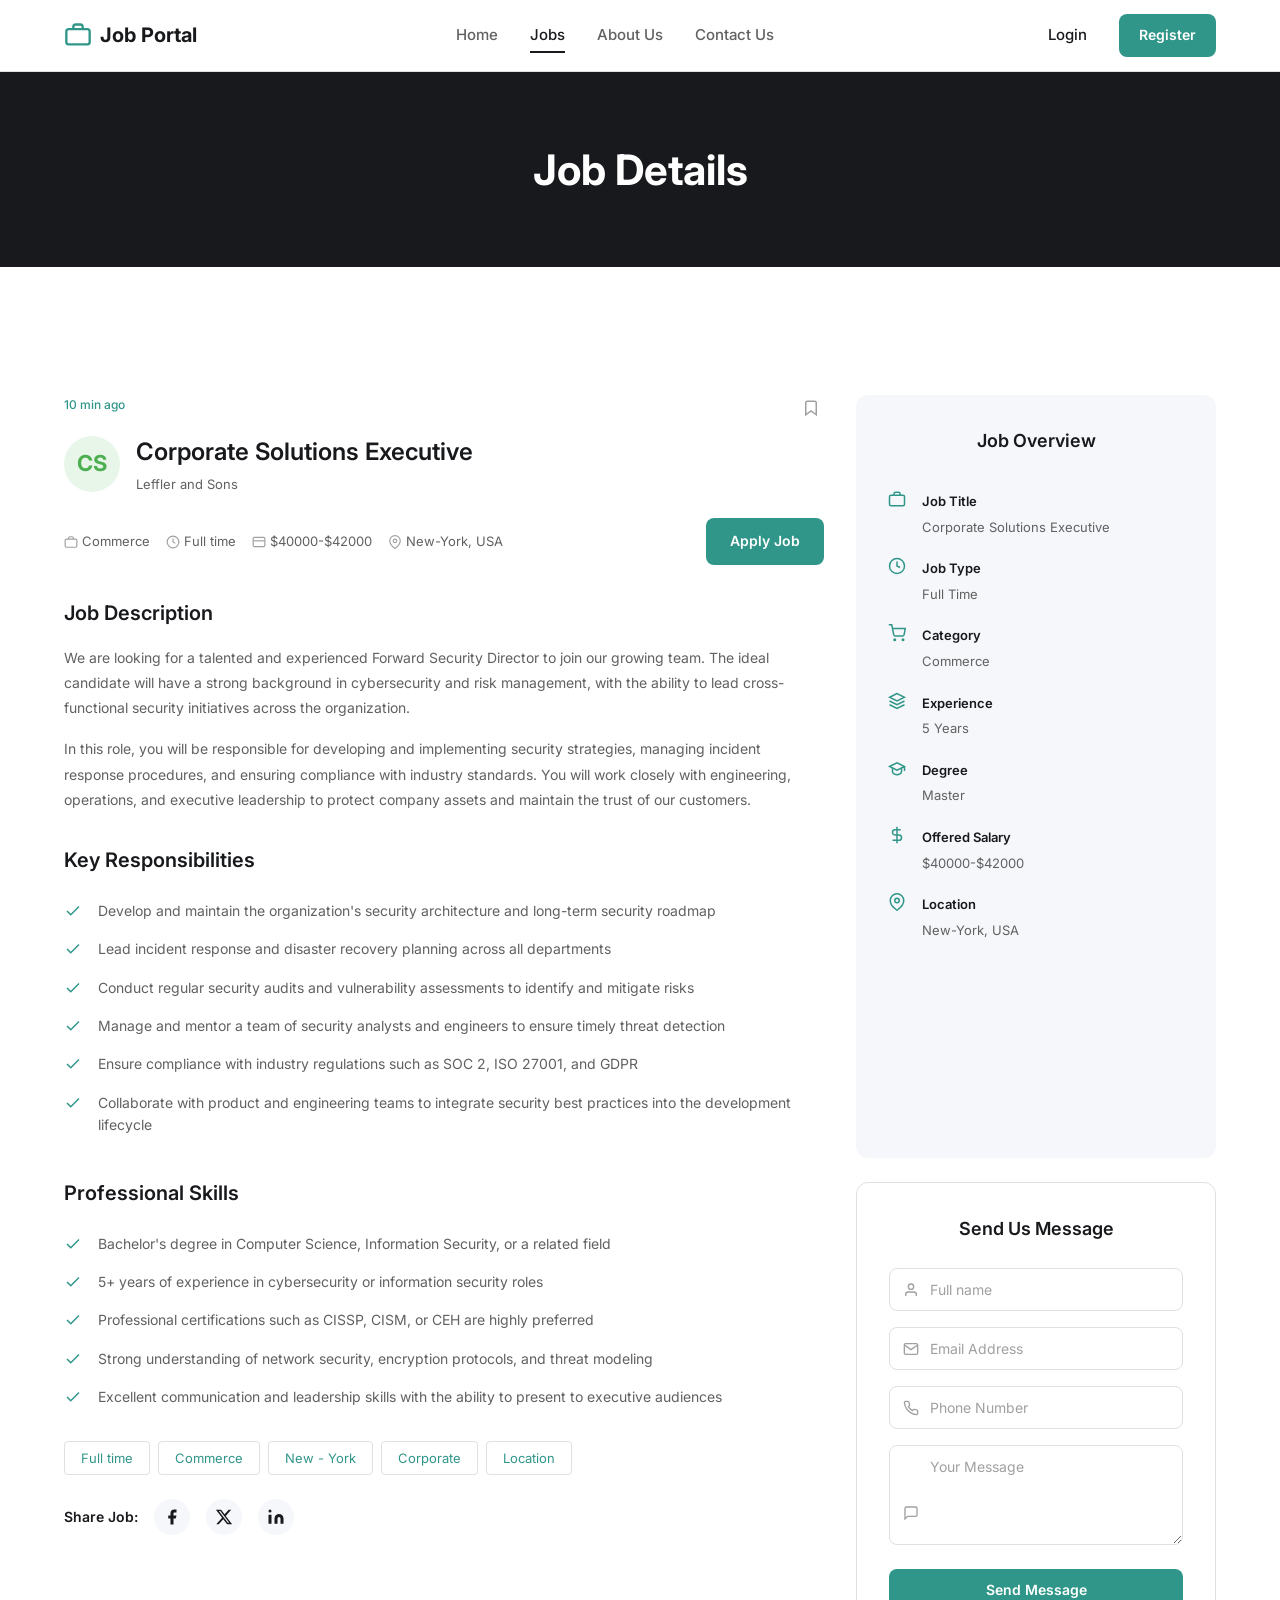
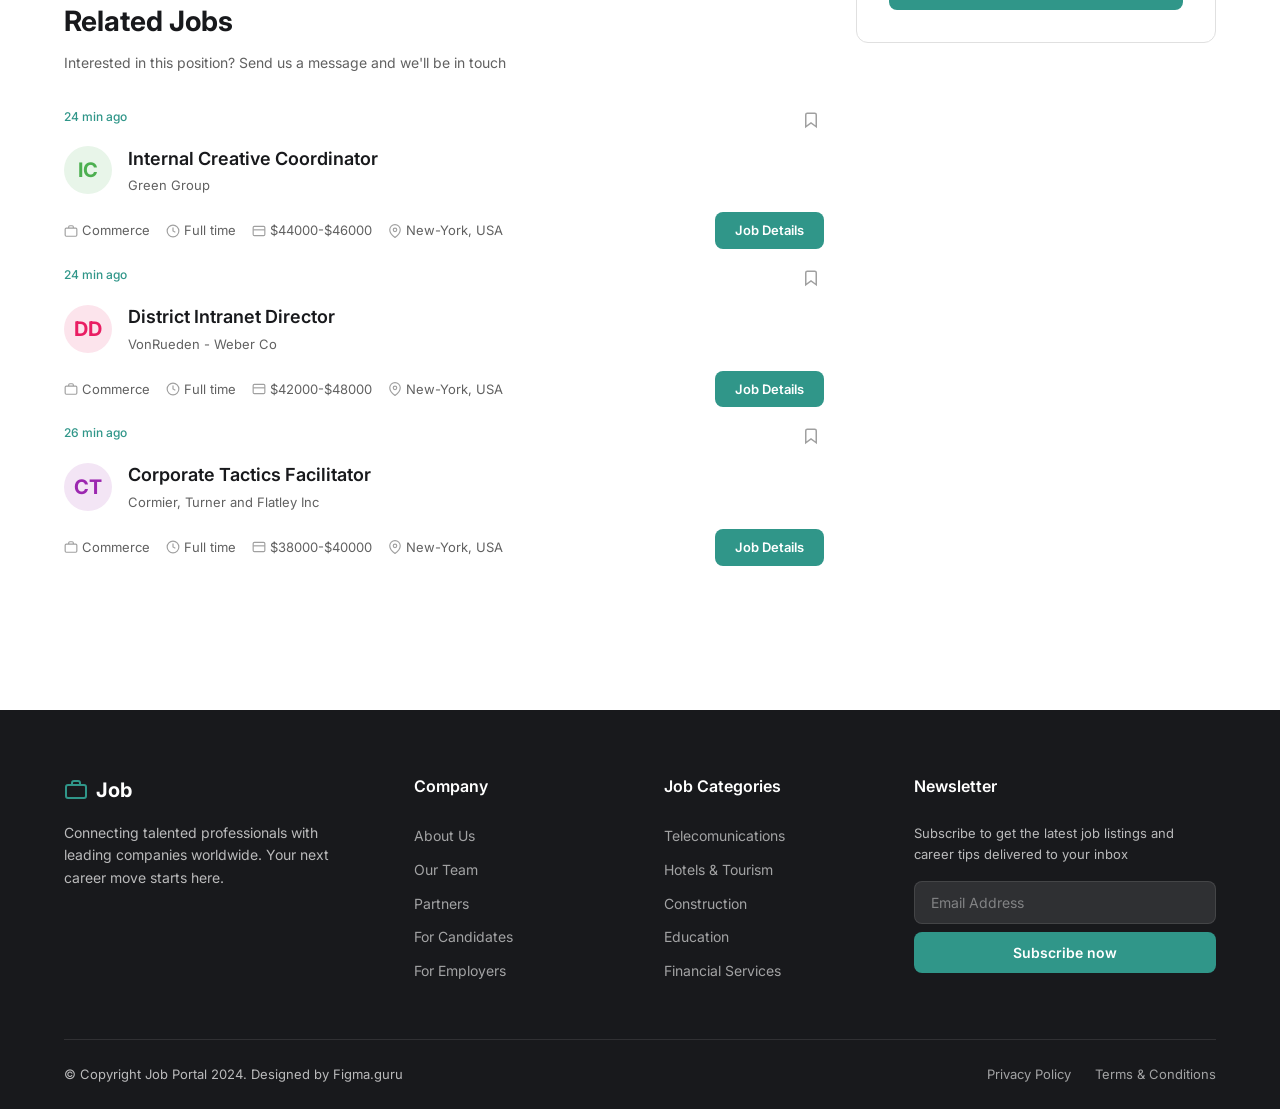
<file: View/Origins/job-details.html>
<!DOCTYPE html>
<html lang="en">
<head>
  <meta charset="UTF-8">
  <meta name="viewport" content="width=device-width, initial-scale=1.0">
  <meta name="description" content="View job details for Corporate Solutions Executive at Leffler and Sons. Full time position in Commerce. Apply now.">
  <title>Job Details — Corporate Solutions Executive — Job Portal</title>
  <link rel="stylesheet" href="style.css">
  <link rel="icon" href="data:image/svg+xml,<svg xmlns='http://www.w3.org/2000/svg' viewBox='0 0 24 24' fill='%23309689'><path d='M20 6h-4V4a2 2 0 00-2-2h-4a2 2 0 00-2 2v2H4a2 2 0 00-2 2v11a3 3 0 003 3h14a3 3 0 003-3V8a2 2 0 00-2-2zM10 4h4v2h-4V4z'/></svg>">
</head>
<body>

  <!-- ====== NAVBAR ====== -->
  <nav class="navbar" id="navbar">
    <div class="container">
      <a href="index.html" class="navbar-logo">
        <svg viewBox="0 0 24 24" fill="none" stroke="currentColor" stroke-width="2"><path d="M20 7H4a2 2 0 00-2 2v9a2 2 0 002 2h16a2 2 0 002-2V9a2 2 0 00-2-2z"/><path d="M16 7V5a2 2 0 00-2-2h-4a2 2 0 00-2 2v2"/></svg>
        Job Portal
      </a>
      <div class="navbar-nav">
        <a href="index.html">Home</a>
        <a href="jobs.html" class="active">Jobs</a>
        <a href="about.html">About Us</a>
        <a href="contact.html">Contact Us</a>
      </div>
      <div class="navbar-actions">
        <a href="login.html" class="btn-login">Login</a>
        <a href="register.html" class="btn-register">Register</a>
      </div>
      <button class="navbar-hamburger" id="hamburger" aria-label="Toggle navigation"><span></span><span></span><span></span></button>
    </div>
  </nav>
  <div class="mobile-menu" id="mobile-menu">
    <a href="index.html">Home</a><a href="jobs.html">Jobs</a><a href="about.html">About Us</a><a href="contact.html">Contact Us</a>
    <a href="login.html">Login</a><a href="register.html" class="btn btn-primary">Register</a>
  </div>

  <!-- ====== PAGE HERO ====== -->
  <section class="page-hero" id="page-hero">
    <h1>Job Details</h1>
  </section>

  <!-- ====== JOB DETAILS CONTENT ====== -->
  <section class="section" id="job-details-section">
    <div class="container">
      <div class="job-details-layout">
        <!-- ====== LEFT MAIN ====== -->
        <div class="job-details-main" id="job-details-main">
          <!-- Job Header -->
          <div class="job-card" style="border:none;padding:0;">
            <div class="job-card-header">
              <span class="job-card-time">10 min ago</span>
              <button class="job-card-bookmark" aria-label="Bookmark"><svg width="18" height="18" fill="none" stroke="currentColor" stroke-width="2" viewBox="0 0 24 24"><path d="M19 21l-7-5-7 5V5a2 2 0 012-2h10a2 2 0 012 2z"/></svg></button>
            </div>
            <div class="job-card-info" style="margin-bottom:var(--space-lg);">
              <div class="job-card-icon" style="background:#E8F5E9;color:#4CAF50;width:56px;height:56px;font-size:22px;">CS</div>
              <div>
                <h2 class="job-card-title" style="font-size:24px;">Corporate Solutions Executive</h2>
                <p class="job-card-company">Leffler and Sons</p>
              </div>
            </div>
            <div class="job-card-footer">
              <div class="job-card-tags">
                <span class="job-tag"><svg viewBox="0 0 24 24" fill="none" stroke="currentColor" stroke-width="2"><rect x="2" y="7" width="20" height="14" rx="2"/><path d="M16 7V5a2 2 0 00-2-2h-4a2 2 0 00-2 2v2"/></svg> Commerce</span>
                <span class="job-tag"><svg viewBox="0 0 24 24" fill="none" stroke="currentColor" stroke-width="2"><circle cx="12" cy="12" r="10"/><path d="M12 6v6l4 2"/></svg> Full time</span>
                <span class="job-tag"><svg viewBox="0 0 24 24" fill="none" stroke="currentColor" stroke-width="2"><rect x="2" y="4" width="20" height="16" rx="2"/><path d="M2 10h20"/></svg> $40000-$42000</span>
                <span class="job-tag"><svg viewBox="0 0 24 24" fill="none" stroke="currentColor" stroke-width="2"><path d="M21 10c0 7-9 13-9 13s-9-6-9-13a9 9 0 0118 0z"/><circle cx="12" cy="10" r="3"/></svg> New-York, USA</span>
              </div>
              <a href="#" class="btn btn-primary" id="apply-job-btn">Apply Job</a>
            </div>
          </div>

          <!-- Job Description -->
          <div class="job-description" id="job-description">
            <h3>Job Description</h3>
            <p>We are looking for a talented and experienced Forward Security Director to join our growing team. The ideal candidate will have a strong background in cybersecurity and risk management, with the ability to lead cross-functional security initiatives across the organization.</p>
            <p>In this role, you will be responsible for developing and implementing security strategies, managing incident response procedures, and ensuring compliance with industry standards. You will work closely with engineering, operations, and executive leadership to protect company assets and maintain the trust of our customers.</p>

            <h3>Key Responsibilities</h3>
            <ul class="checklist" id="responsibilities-list">
              <li><svg viewBox="0 0 24 24" fill="none" stroke="currentColor" stroke-width="2"><path d="M20 6L9 17l-5-5"/></svg> Develop and maintain the organization's security architecture and long-term security roadmap</li>
              <li><svg viewBox="0 0 24 24" fill="none" stroke="currentColor" stroke-width="2"><path d="M20 6L9 17l-5-5"/></svg> Lead incident response and disaster recovery planning across all departments</li>
              <li><svg viewBox="0 0 24 24" fill="none" stroke="currentColor" stroke-width="2"><path d="M20 6L9 17l-5-5"/></svg> Conduct regular security audits and vulnerability assessments to identify and mitigate risks</li>
              <li><svg viewBox="0 0 24 24" fill="none" stroke="currentColor" stroke-width="2"><path d="M20 6L9 17l-5-5"/></svg> Manage and mentor a team of security analysts and engineers to ensure timely threat detection</li>
              <li><svg viewBox="0 0 24 24" fill="none" stroke="currentColor" stroke-width="2"><path d="M20 6L9 17l-5-5"/></svg> Ensure compliance with industry regulations such as SOC 2, ISO 27001, and GDPR</li>
              <li><svg viewBox="0 0 24 24" fill="none" stroke="currentColor" stroke-width="2"><path d="M20 6L9 17l-5-5"/></svg> Collaborate with product and engineering teams to integrate security best practices into the development lifecycle</li>
            </ul>

            <h3>Professional Skills</h3>
            <ul class="checklist" id="skills-list">
              <li><svg viewBox="0 0 24 24" fill="none" stroke="currentColor" stroke-width="2"><path d="M20 6L9 17l-5-5"/></svg> Bachelor's degree in Computer Science, Information Security, or a related field</li>
              <li><svg viewBox="0 0 24 24" fill="none" stroke="currentColor" stroke-width="2"><path d="M20 6L9 17l-5-5"/></svg> 5+ years of experience in cybersecurity or information security roles</li>
              <li><svg viewBox="0 0 24 24" fill="none" stroke="currentColor" stroke-width="2"><path d="M20 6L9 17l-5-5"/></svg> Professional certifications such as CISSP, CISM, or CEH are highly preferred</li>
              <li><svg viewBox="0 0 24 24" fill="none" stroke="currentColor" stroke-width="2"><path d="M20 6L9 17l-5-5"/></svg> Strong understanding of network security, encryption protocols, and threat modeling</li>
              <li><svg viewBox="0 0 24 24" fill="none" stroke="currentColor" stroke-width="2"><path d="M20 6L9 17l-5-5"/></svg> Excellent communication and leadership skills with the ability to present to executive audiences</li>
            </ul>
          </div>

          <!-- Tags -->
          <div class="detail-tags" id="detail-tags">
            <span class="detail-tag">Full time</span>
            <span class="detail-tag">Commerce</span>
            <span class="detail-tag">New - York</span>
            <span class="detail-tag">Corporate</span>
            <span class="detail-tag">Location</span>
          </div>

          <!-- Share Job -->
          <div class="share-job" id="share-job">
            <span>Share Job:</span>
            <a href="#" aria-label="Share on Facebook"><svg width="18" height="18" viewBox="0 0 24 24" fill="currentColor"><path d="M18 2h-3a5 5 0 00-5 5v3H7v4h3v8h4v-8h3l1-4h-4V7a1 1 0 011-1h3z"/></svg></a>
            <a href="#" aria-label="Share on X"><svg width="18" height="18" viewBox="0 0 24 24" fill="currentColor"><path d="M18.244 2.25h3.308l-7.227 8.26 8.502 11.24H16.17l-5.214-6.817L4.99 21.75H1.68l7.73-8.835L1.254 2.25H8.08l4.713 6.231zm-1.161 17.52h1.833L7.084 4.126H5.117z"/></svg></a>
            <a href="#" aria-label="Share on LinkedIn"><svg width="18" height="18" viewBox="0 0 24 24" fill="currentColor"><path d="M16 8a6 6 0 016 6v7h-4v-7a2 2 0 00-2-2 2 2 0 00-2 2v7h-4v-7a6 6 0 016-6zM2 9h4v12H2zM4 6a2 2 0 100-4 2 2 0 000 4z"/></svg></a>
          </div>

          <!-- Related Jobs -->
          <div style="margin-top:var(--space-3xl);" id="related-jobs">
            <h2 style="font-size:28px;font-weight:700;margin-bottom:var(--space-sm);">Related Jobs</h2>
            <p style="color:var(--clr-text-gray);font-size:14px;margin-bottom:var(--space-xl);">Interested in this position? Send us a message and we'll be in touch</p>

            <div class="job-card" id="related-job-1">
              <div class="job-card-header">
                <span class="job-card-time">24 min ago</span>
                <button class="job-card-bookmark" aria-label="Bookmark"><svg width="18" height="18" fill="none" stroke="currentColor" stroke-width="2" viewBox="0 0 24 24"><path d="M19 21l-7-5-7 5V5a2 2 0 012-2h10a2 2 0 012 2z"/></svg></button>
              </div>
              <div class="job-card-info">
                <div class="job-card-icon" style="background:#E8F5E9;color:#4CAF50;">IC</div>
                <div>
                  <h3 class="job-card-title">Internal Creative Coordinator</h3>
                  <p class="job-card-company">Green Group</p>
                </div>
              </div>
              <div class="job-card-footer">
                <div class="job-card-tags">
                  <span class="job-tag"><svg viewBox="0 0 24 24" fill="none" stroke="currentColor" stroke-width="2"><rect x="2" y="7" width="20" height="14" rx="2"/><path d="M16 7V5a2 2 0 00-2-2h-4a2 2 0 00-2 2v2"/></svg> Commerce</span>
                  <span class="job-tag"><svg viewBox="0 0 24 24" fill="none" stroke="currentColor" stroke-width="2"><circle cx="12" cy="12" r="10"/><path d="M12 6v6l4 2"/></svg> Full time</span>
                  <span class="job-tag"><svg viewBox="0 0 24 24" fill="none" stroke="currentColor" stroke-width="2"><rect x="2" y="4" width="20" height="16" rx="2"/><path d="M2 10h20"/></svg> $44000-$46000</span>
                  <span class="job-tag"><svg viewBox="0 0 24 24" fill="none" stroke="currentColor" stroke-width="2"><path d="M21 10c0 7-9 13-9 13s-9-6-9-13a9 9 0 0118 0z"/><circle cx="12" cy="10" r="3"/></svg> New-York, USA</span>
                </div>
                <a href="job-details.html" class="btn-job-details">Job Details</a>
              </div>
            </div>

            <div class="job-card" id="related-job-2">
              <div class="job-card-header">
                <span class="job-card-time">24 min ago</span>
                <button class="job-card-bookmark" aria-label="Bookmark"><svg width="18" height="18" fill="none" stroke="currentColor" stroke-width="2" viewBox="0 0 24 24"><path d="M19 21l-7-5-7 5V5a2 2 0 012-2h10a2 2 0 012 2z"/></svg></button>
              </div>
              <div class="job-card-info">
                <div class="job-card-icon" style="background:#FCE4EC;color:#E91E63;">DD</div>
                <div>
                  <h3 class="job-card-title">District Intranet Director</h3>
                  <p class="job-card-company">VonRueden - Weber Co</p>
                </div>
              </div>
              <div class="job-card-footer">
                <div class="job-card-tags">
                  <span class="job-tag"><svg viewBox="0 0 24 24" fill="none" stroke="currentColor" stroke-width="2"><rect x="2" y="7" width="20" height="14" rx="2"/><path d="M16 7V5a2 2 0 00-2-2h-4a2 2 0 00-2 2v2"/></svg> Commerce</span>
                  <span class="job-tag"><svg viewBox="0 0 24 24" fill="none" stroke="currentColor" stroke-width="2"><circle cx="12" cy="12" r="10"/><path d="M12 6v6l4 2"/></svg> Full time</span>
                  <span class="job-tag"><svg viewBox="0 0 24 24" fill="none" stroke="currentColor" stroke-width="2"><rect x="2" y="4" width="20" height="16" rx="2"/><path d="M2 10h20"/></svg> $42000-$48000</span>
                  <span class="job-tag"><svg viewBox="0 0 24 24" fill="none" stroke="currentColor" stroke-width="2"><path d="M21 10c0 7-9 13-9 13s-9-6-9-13a9 9 0 0118 0z"/><circle cx="12" cy="10" r="3"/></svg> New-York, USA</span>
                </div>
                <a href="job-details.html" class="btn-job-details">Job Details</a>
              </div>
            </div>

            <div class="job-card" id="related-job-3">
              <div class="job-card-header">
                <span class="job-card-time">26 min ago</span>
                <button class="job-card-bookmark" aria-label="Bookmark"><svg width="18" height="18" fill="none" stroke="currentColor" stroke-width="2" viewBox="0 0 24 24"><path d="M19 21l-7-5-7 5V5a2 2 0 012-2h10a2 2 0 012 2z"/></svg></button>
              </div>
              <div class="job-card-info">
                <div class="job-card-icon" style="background:#F3E5F5;color:#9C27B0;">CT</div>
                <div>
                  <h3 class="job-card-title">Corporate Tactics Facilitator</h3>
                  <p class="job-card-company">Cormier, Turner and Flatley Inc</p>
                </div>
              </div>
              <div class="job-card-footer">
                <div class="job-card-tags">
                  <span class="job-tag"><svg viewBox="0 0 24 24" fill="none" stroke="currentColor" stroke-width="2"><rect x="2" y="7" width="20" height="14" rx="2"/><path d="M16 7V5a2 2 0 00-2-2h-4a2 2 0 00-2 2v2"/></svg> Commerce</span>
                  <span class="job-tag"><svg viewBox="0 0 24 24" fill="none" stroke="currentColor" stroke-width="2"><circle cx="12" cy="12" r="10"/><path d="M12 6v6l4 2"/></svg> Full time</span>
                  <span class="job-tag"><svg viewBox="0 0 24 24" fill="none" stroke="currentColor" stroke-width="2"><rect x="2" y="4" width="20" height="16" rx="2"/><path d="M2 10h20"/></svg> $38000-$40000</span>
                  <span class="job-tag"><svg viewBox="0 0 24 24" fill="none" stroke="currentColor" stroke-width="2"><path d="M21 10c0 7-9 13-9 13s-9-6-9-13a9 9 0 0118 0z"/><circle cx="12" cy="10" r="3"/></svg> New-York, USA</span>
                </div>
                <a href="job-details.html" class="btn-job-details">Job Details</a>
              </div>
            </div>
          </div>
        </div>

        <!-- ====== RIGHT SIDEBAR ====== -->
        <aside id="job-detail-sidebar">
          <!-- Apply Button (mobile) -->
          <a href="#" class="btn btn-primary btn-lg" style="width:100%;margin-bottom:var(--space-lg);display:none;" id="apply-job-mobile">Apply Job</a>

          <!-- Job Overview Card -->
          <div class="job-overview-card" id="job-overview-card">
            <h3>Job Overview</h3>
            <div class="overview-item">
              <svg viewBox="0 0 24 24" fill="none" stroke="currentColor" stroke-width="2"><rect x="2" y="7" width="20" height="14" rx="2"/><path d="M16 7V5a2 2 0 00-2-2h-4a2 2 0 00-2 2v2"/></svg>
              <div><span class="label">Job Title</span><br><span class="value">Corporate Solutions Executive</span></div>
            </div>
            <div class="overview-item">
              <svg viewBox="0 0 24 24" fill="none" stroke="currentColor" stroke-width="2"><circle cx="12" cy="12" r="10"/><path d="M12 6v6l4 2"/></svg>
              <div><span class="label">Job Type</span><br><span class="value">Full Time</span></div>
            </div>
            <div class="overview-item">
              <svg viewBox="0 0 24 24" fill="none" stroke="currentColor" stroke-width="2"><circle cx="9" cy="21" r="1"/><circle cx="20" cy="21" r="1"/><path d="M1 1h4l2.68 13.39a2 2 0 002 1.61h9.72a2 2 0 002-1.61L23 6H6"/></svg>
              <div><span class="label">Category</span><br><span class="value">Commerce</span></div>
            </div>
            <div class="overview-item">
              <svg viewBox="0 0 24 24" fill="none" stroke="currentColor" stroke-width="2"><path d="M12 2L2 7l10 5 10-5-10-5zM2 17l10 5 10-5M2 12l10 5 10-5"/></svg>
              <div><span class="label">Experience</span><br><span class="value">5 Years</span></div>
            </div>
            <div class="overview-item">
              <svg viewBox="0 0 24 24" fill="none" stroke="currentColor" stroke-width="2"><path d="M22 10v6M2 10l10-5 10 5-10 5z"/><path d="M6 12v5c0 2 3.3 4 6 4s6-2 6-4v-5"/></svg>
              <div><span class="label">Degree</span><br><span class="value">Master</span></div>
            </div>
            <div class="overview-item">
              <svg viewBox="0 0 24 24" fill="none" stroke="currentColor" stroke-width="2"><line x1="12" y1="1" x2="12" y2="23"/><path d="M17 5H9.5a3.5 3.5 0 000 7h5a3.5 3.5 0 010 7H6"/></svg>
              <div><span class="label">Offered Salary</span><br><span class="value">$40000-$42000</span></div>
            </div>
            <div class="overview-item">
              <svg viewBox="0 0 24 24" fill="none" stroke="currentColor" stroke-width="2"><path d="M21 10c0 7-9 13-9 13s-9-6-9-13a9 9 0 0118 0z"/><circle cx="12" cy="10" r="3"/></svg>
              <div><span class="label">Location</span><br><span class="value">New-York, USA</span></div>
            </div>

            <div class="overview-map">
              <iframe src="https://www.google.com/maps/embed?pb=!1m18!1m12!1m3!1d193595.15830869428!2d-74.11976397304903!3d40.69766374874431!2m3!1f0!2f0!3f0!3m2!1i1024!2i768!4f13.1!3m3!1m2!1s0x89c24fa5d33f083b%3A0xc80b8f06e177fe62!2sNew%20York%2C%20NY%2C%20USA!5e0!3m2!1sen!2s!4v1" allowfullscreen="" loading="lazy" title="Job Location Map"></iframe>
            </div>
          </div>

          <!-- Send Us Message -->
          <div class="message-card" id="message-card">
            <h3>Send Us Message</h3>
            <form action="submit.php" method="POST" data-validate id="message-form">
              <div class="form-group">
                <div class="form-icon-input">
                  <svg viewBox="0 0 24 24" fill="none" stroke="currentColor" stroke-width="2"><path d="M20 21v-2a4 4 0 00-4-4H8a4 4 0 00-4 4v2"/><circle cx="12" cy="7" r="4"/></svg>
                  <input type="text" class="form-control" name="full_name" placeholder="Full name" required id="msg-name">
                </div>
                <span class="form-error">Please enter your name</span>
              </div>
              <div class="form-group">
                <div class="form-icon-input">
                  <svg viewBox="0 0 24 24" fill="none" stroke="currentColor" stroke-width="2"><path d="M4 4h16c1.1 0 2 .9 2 2v12c0 1.1-.9 2-2 2H4c-1.1 0-2-.9-2-2V6c0-1.1.9-2 2-2z"/><polyline points="22,6 12,13 2,6"/></svg>
                  <input type="email" class="form-control" name="email" placeholder="Email Address" required id="msg-email">
                </div>
                <span class="form-error">Please enter a valid email</span>
              </div>
              <div class="form-group">
                <div class="form-icon-input">
                  <svg viewBox="0 0 24 24" fill="none" stroke="currentColor" stroke-width="2"><path d="M22 16.92v3a2 2 0 01-2.18 2 19.79 19.79 0 01-8.63-3.07 19.5 19.5 0 01-6-6 19.79 19.79 0 01-3.07-8.67A2 2 0 014.11 2h3a2 2 0 012 1.72 12.84 12.84 0 00.7 2.81 2 2 0 01-.45 2.11L8.09 9.91a16 16 0 006 6l1.27-1.27a2 2 0 012.11-.45 12.84 12.84 0 002.81.7A2 2 0 0122 16.92z"/></svg>
                  <input type="tel" class="form-control" name="phone" placeholder="Phone Number" id="msg-phone">
                </div>
              </div>
              <div class="form-group">
                <div class="form-icon-input" style="align-items:flex-start;">
                  <svg viewBox="0 0 24 24" fill="none" stroke="currentColor" stroke-width="2" style="margin-top:14px;"><path d="M21 15a2 2 0 01-2 2H7l-4 4V5a2 2 0 012-2h14a2 2 0 012 2z"/></svg>
                  <textarea class="form-control" name="message" placeholder="Your Message" rows="4" required id="msg-message"></textarea>
                </div>
                <span class="form-error">Please enter a message</span>
              </div>
              <button type="submit" class="btn btn-primary" style="width:100%;" id="msg-submit">Send Message</button>
            </form>
          </div>
        </aside>
      </div>
    </div>
  </section>

  <!-- ====== FOOTER ====== -->
  <footer class="footer" id="footer">
    <div class="container">
      <div class="footer-grid">
        <div class="footer-col">
          <div class="footer-brand">
            <svg viewBox="0 0 24 24" fill="none" stroke="currentColor" stroke-width="2"><path d="M20 7H4a2 2 0 00-2 2v9a2 2 0 002 2h16a2 2 0 002-2V9a2 2 0 00-2-2z"/><path d="M16 7V5a2 2 0 00-2-2h-4a2 2 0 00-2 2v2"/></svg>
            <span>Job</span>
          </div>
          <p>Connecting talented professionals with leading companies worldwide. Your next career move starts here.</p>
        </div>
        <div class="footer-col">
          <h4>Company</h4>
          <ul><li><a href="about.html">About Us</a></li><li><a href="#">Our Team</a></li><li><a href="#">Partners</a></li><li><a href="#">For Candidates</a></li><li><a href="#">For Employers</a></li></ul>
        </div>
        <div class="footer-col">
          <h4>Job Categories</h4>
          <ul><li><a href="jobs.html">Telecomunications</a></li><li><a href="jobs.html">Hotels & Tourism</a></li><li><a href="jobs.html">Construction</a></li><li><a href="jobs.html">Education</a></li><li><a href="jobs.html">Financial Services</a></li></ul>
        </div>
        <div class="footer-col footer-newsletter">
          <h4>Newsletter</h4>
          <p>Subscribe to get the latest job listings and career tips delivered to your inbox</p>
          <form class="footer-newsletter-form" action="submit.php" method="POST">
            <input type="email" name="email" placeholder="Email Address" required>
            <button type="submit" class="btn btn-primary">Subscribe now</button>
          </form>
        </div>
      </div>
      <div class="footer-bottom">
        <span>© Copyright Job Portal 2024. Designed by Figma.guru</span>
        <div class="footer-links"><a href="#">Privacy Policy</a><a href="#">Terms & Conditions</a></div>
      </div>
    </div>
  </footer>

  <script src="script.js"></script>
</body>
</html>
</file>
<file: View/Origins/style.css>
/* ============================================
   JOB PORTAL — DESIGN SYSTEM
   Extracted from Figma Template
   ============================================ */

/* ---------- Google Fonts ---------- */
@import url('https://fonts.googleapis.com/css2?family=Inter:wght@400;500;600;700;800&display=swap');

/* ---------- CSS Custom Properties ---------- */
:root {
  /* Colors */
  --clr-primary: #309689;
  --clr-primary-hover: #277d72;
  --clr-primary-light: rgba(48, 150, 137, 0.1);
  --clr-dark: #18191C;
  --clr-dark-hover: #25262a;
  --clr-white: #FFFFFF;
  --clr-bg-light: #F5F7FA;
  --clr-bg-gray: #F0F0F0;
  --clr-text-dark: #18191C;
  --clr-text-gray: #616161;
  --clr-text-light: #A0A0A0;
  --clr-border: #E0E0E0;
  --clr-star: #FFB836;
  --clr-error: #E74C3C;
  --clr-success: #27AE60;
  --clr-warning: #F39C12;

  /* Typography */
  --ff-body: 'Inter', -apple-system, BlinkMacSystemFont, 'Segoe UI', sans-serif;
  --fw-regular: 400;
  --fw-medium: 500;
  --fw-semibold: 600;
  --fw-bold: 700;
  --fw-extrabold: 800;

  /* Spacing */
  --space-xs: 4px;
  --space-sm: 8px;
  --space-md: 16px;
  --space-lg: 24px;
  --space-xl: 32px;
  --space-2xl: 48px;
  --space-3xl: 64px;
  --space-4xl: 80px;
  --space-5xl: 100px;

  /* Layout */
  --max-width: 1200px;
  --nav-height: 72px;

  /* Border Radius */
  --radius-sm: 4px;
  --radius-md: 8px;
  --radius-lg: 12px;
  --radius-xl: 16px;
  --radius-full: 50%;

  /* Shadows */
  --shadow-sm: 0 1px 3px rgba(0,0,0,0.08);
  --shadow-md: 0 4px 12px rgba(0,0,0,0.1);
  --shadow-lg: 0 8px 30px rgba(0,0,0,0.12);
  --shadow-card: 0 2px 8px rgba(0,0,0,0.06);

  /* Transitions */
  --transition-fast: 0.15s ease;
  --transition-normal: 0.3s ease;
  --transition-slow: 0.5s ease;
}

/* ---------- CSS Reset ---------- */
*,
*::before,
*::after {
  margin: 0;
  padding: 0;
  box-sizing: border-box;
}

html {
  scroll-behavior: smooth;
  -webkit-text-size-adjust: 100%;
}

body {
  font-family: var(--ff-body);
  font-weight: var(--fw-regular);
  font-size: 16px;
  line-height: 1.6;
  color: var(--clr-text-dark);
  background-color: var(--clr-white);
  -webkit-font-smoothing: antialiased;
  -moz-osx-font-smoothing: grayscale;
}

a {
  text-decoration: none;
  color: inherit;
  transition: color var(--transition-fast);
}

ul, ol {
  list-style: none;
}

img {
  max-width: 100%;
  height: auto;
  display: block;
}

button, input, select, textarea {
  font-family: inherit;
  font-size: inherit;
  border: none;
  outline: none;
  background: none;
}

button {
  cursor: pointer;
}

/* ---------- Utilities ---------- */
.container {
  max-width: var(--max-width);
  margin: 0 auto;
  padding: 0 var(--space-lg);
}

.section {
  padding: var(--space-4xl) 0;
}

.section-title {
  font-size: 36px;
  font-weight: var(--fw-bold);
  text-align: center;
  margin-bottom: var(--space-sm);
}

.section-subtitle {
  font-size: 14px;
  color: var(--clr-text-gray);
  text-align: center;
  max-width: 600px;
  margin: 0 auto var(--space-2xl);
}

.text-center { text-align: center; }
.text-primary { color: var(--clr-primary); }

/* ---------- Buttons ---------- */
.btn {
  display: inline-flex;
  align-items: center;
  justify-content: center;
  gap: var(--space-sm);
  padding: 12px 24px;
  border-radius: var(--radius-md);
  font-weight: var(--fw-semibold);
  font-size: 14px;
  transition: all var(--transition-fast);
  white-space: nowrap;
  cursor: pointer;
}

.btn-primary {
  background-color: var(--clr-primary);
  color: var(--clr-white);
}
.btn-primary:hover {
  background-color: var(--clr-primary-hover);
  transform: translateY(-1px);
  box-shadow: 0 4px 12px rgba(48,150,137,0.3);
}

.btn-outline {
  background: transparent;
  color: var(--clr-primary);
  border: 1.5px solid var(--clr-primary);
}
.btn-outline:hover {
  background-color: var(--clr-primary);
  color: var(--clr-white);
}

.btn-dark {
  background-color: var(--clr-dark);
  color: var(--clr-white);
}
.btn-dark:hover {
  background-color: var(--clr-dark-hover);
}

.btn-white {
  background-color: var(--clr-white);
  color: var(--clr-dark);
}
.btn-white:hover {
  background-color: var(--clr-bg-light);
}

.btn-sm {
  padding: 8px 16px;
  font-size: 13px;
}

.btn-lg {
  padding: 16px 32px;
  font-size: 16px;
}

.btn-danger {
  background-color: var(--clr-error);
  color: var(--clr-white);
}
.btn-danger:hover {
  background-color: #c0392b;
}

.btn-warning {
  background-color: var(--clr-warning);
  color: var(--clr-white);
}

/* ============================================
   NAVBAR
   ============================================ */
.navbar {
  position: sticky;
  top: 0;
  left: 0;
  width: 100%;
  height: var(--nav-height);
  background-color: var(--clr-white);
  border-bottom: 1px solid var(--clr-border);
  z-index: 1000;
  display: flex;
  align-items: center;
}

.navbar .container {
  display: flex;
  align-items: center;
  justify-content: space-between;
  width: 100%;
}

.navbar-logo {
  display: flex;
  align-items: center;
  gap: var(--space-sm);
  font-size: 20px;
  font-weight: var(--fw-bold);
  color: var(--clr-dark);
}

.navbar-logo svg {
  width: 28px;
  height: 28px;
  color: var(--clr-primary);
}

.navbar-nav {
  display: flex;
  align-items: center;
  gap: var(--space-xl);
}

.navbar-nav a {
  font-size: 15px;
  font-weight: var(--fw-medium);
  color: var(--clr-text-gray);
  position: relative;
  padding: 4px 0;
}

.navbar-nav a:hover,
.navbar-nav a.active {
  color: var(--clr-dark);
}

.navbar-nav a.active::after {
  content: '';
  position: absolute;
  bottom: -2px;
  left: 0;
  width: 100%;
  height: 2px;
  background-color: var(--clr-dark);
}

.navbar-actions {
  display: flex;
  align-items: center;
  gap: var(--space-md);
}

.navbar-actions .btn-login {
  font-size: 15px;
  font-weight: var(--fw-medium);
  color: var(--clr-text-dark);
  background: none;
  padding: 8px 16px;
}
.navbar-actions .btn-login:hover {
  color: var(--clr-primary);
}

.navbar-actions .btn-register {
  background-color: var(--clr-primary);
  color: var(--clr-white);
  padding: 10px 20px;
  border-radius: var(--radius-md);
  font-size: 14px;
  font-weight: var(--fw-semibold);
}
.navbar-actions .btn-register:hover {
  background-color: var(--clr-primary-hover);
}

/* Hamburger */
.navbar-hamburger {
  display: none;
  flex-direction: column;
  gap: 5px;
  cursor: pointer;
  padding: 4px;
  background: none;
  border: none;
}

.navbar-hamburger span {
  display: block;
  width: 24px;
  height: 2px;
  background-color: var(--clr-dark);
  border-radius: 2px;
  transition: all var(--transition-normal);
}

/* Mobile menu (hidden by default, shown via JS on mobile) */
.mobile-menu {
  display: none;
}

/* ============================================
   PAGE HERO BANNER
   ============================================ */
.page-hero {
  background-color: var(--clr-dark);
  text-align: center;
  padding: var(--space-3xl) var(--space-lg);
}

.page-hero h1 {
  font-size: 42px;
  font-weight: var(--fw-bold);
  color: var(--clr-white);
}

/* ============================================
   HOMEPAGE — HERO
   ============================================ */
.hero {
  background-color: var(--clr-dark);
  padding: var(--space-4xl) 0 var(--space-3xl);
  position: relative;
  overflow: hidden;
}

.hero::before {
  content: '';
  position: absolute;
  top: 0;
  left: 0;
  right: 0;
  bottom: 0;
  background: url('https://images.unsplash.com/photo-1521737711867-e3b97375f902?w=1400&q=80') center/cover no-repeat;
  opacity: 0.15;
}

.hero .container {
  position: relative;
  z-index: 1;
}

.hero-title {
  font-size: 48px;
  font-weight: var(--fw-bold);
  color: var(--clr-white);
  text-align: center;
  margin-bottom: var(--space-sm);
}

.hero-subtitle {
  font-size: 16px;
  color: rgba(255,255,255,0.7);
  text-align: center;
  margin-bottom: var(--space-xl);
}

/* Search bar */
.hero-search {
  display: flex;
  align-items: center;
  background: var(--clr-white);
  border-radius: var(--radius-md);
  padding: 6px;
  max-width: 700px;
  margin: 0 auto var(--space-xl);
  gap: 2px;
}

.hero-search-field {
  flex: 1;
  display: flex;
  align-items: center;
  gap: var(--space-sm);
  padding: 12px 16px;
  border-right: 1px solid var(--clr-border);
}

.hero-search-field:last-of-type {
  border-right: none;
}

.hero-search-field svg {
  width: 18px;
  height: 18px;
  color: var(--clr-text-light);
  flex-shrink: 0;
}

.hero-search-field input,
.hero-search-field select {
  border: none;
  width: 100%;
  font-size: 14px;
  color: var(--clr-text-dark);
  background: transparent;
}

.hero-search-field input::placeholder,
.hero-search-field select {
  color: var(--clr-text-light);
}

.hero-search .btn-primary {
  padding: 14px 28px;
  border-radius: var(--radius-md);
  flex-shrink: 0;
}

/* Stats */
.hero-stats {
  display: flex;
  justify-content: center;
  gap: var(--space-3xl);
  margin-top: var(--space-xl);
}

.hero-stat {
  text-align: center;
}

.hero-stat-number {
  display: flex;
  align-items: center;
  gap: var(--space-sm);
  font-size: 24px;
  font-weight: var(--fw-bold);
  color: var(--clr-white);
  justify-content: center;
}

.hero-stat-number svg {
  width: 20px;
  height: 20px;
  color: var(--clr-primary);
}

.hero-stat-label {
  font-size: 13px;
  color: rgba(255,255,255,0.6);
  margin-top: 2px;
}

/* ============================================
   COMPANY LOGOS BAR
   ============================================ */
.logos-bar {
  padding: var(--space-xl) 0;
  border-bottom: 1px solid var(--clr-border);
}

.logos-bar .container {
  display: flex;
  align-items: center;
  justify-content: space-between;
}

.logo-item {
  font-size: 24px;
  font-weight: var(--fw-bold);
  color: var(--clr-text-light);
  opacity: 0.6;
  display: flex;
  align-items: center;
  gap: var(--space-sm);
  transition: opacity var(--transition-normal);
}

.logo-item:hover {
  opacity: 1;
}

.logo-item svg {
  width: 24px;
  height: 24px;
}

/* ============================================
   JOB LISTINGS
   ============================================ */
.jobs-section .section-header {
  display: flex;
  justify-content: space-between;
  align-items: flex-start;
  margin-bottom: var(--space-xl);
}

.jobs-section .section-header .section-title {
  text-align: left;
}

.view-all-link {
  color: var(--clr-primary);
  font-weight: var(--fw-medium);
  font-size: 15px;
  display: flex;
  align-items: center;
  gap: 4px;
  flex-shrink: 0;
}
.view-all-link:hover {
  text-decoration: underline;
}

/* Job Card */
.job-card {
  background: var(--clr-white);
  border: 1px solid var(--clr-border);
  border-radius: var(--radius-lg);
  padding: var(--space-lg);
  transition: all var(--transition-normal);
  margin-bottom: var(--space-md);
}

.job-card:hover {
  box-shadow: var(--shadow-md);
  border-color: var(--clr-primary);
  transform: translateY(-2px);
}

.job-card-header {
  display: flex;
  justify-content: space-between;
  align-items: flex-start;
  margin-bottom: var(--space-sm);
}

.job-card-time {
  font-size: 12px;
  color: var(--clr-primary);
  font-weight: var(--fw-medium);
}

.job-card-bookmark {
  background: none;
  border: none;
  color: var(--clr-text-light);
  cursor: pointer;
  padding: 4px;
  transition: color var(--transition-fast);
}
.job-card-bookmark:hover {
  color: var(--clr-primary);
}

.job-card-info {
  display: flex;
  align-items: center;
  gap: var(--space-md);
  margin-bottom: var(--space-md);
}

.job-card-icon {
  width: 48px;
  height: 48px;
  border-radius: var(--radius-full);
  background: var(--clr-bg-light);
  display: flex;
  align-items: center;
  justify-content: center;
  flex-shrink: 0;
  font-size: 20px;
  font-weight: var(--fw-bold);
  color: var(--clr-primary);
}

.job-card-title {
  font-size: 18px;
  font-weight: var(--fw-semibold);
  margin-bottom: 2px;
}

.job-card-company {
  font-size: 13px;
  color: var(--clr-text-gray);
}

.job-card-footer {
  display: flex;
  justify-content: space-between;
  align-items: center;
  flex-wrap: wrap;
  gap: var(--space-sm);
}

.job-card-tags {
  display: flex;
  align-items: center;
  gap: var(--space-md);
  flex-wrap: wrap;
}

.job-tag {
  display: inline-flex;
  align-items: center;
  gap: 4px;
  font-size: 13px;
  color: var(--clr-text-gray);
}

.job-tag svg {
  width: 14px;
  height: 14px;
  color: var(--clr-text-light);
}

.btn-job-details {
  background-color: var(--clr-primary);
  color: var(--clr-white);
  padding: 8px 20px;
  border-radius: var(--radius-md);
  font-size: 13px;
  font-weight: var(--fw-semibold);
  transition: all var(--transition-fast);
}
.btn-job-details:hover {
  background-color: var(--clr-primary-hover);
}

/* ============================================
   BROWSE BY CATEGORY
   ============================================ */
.category-section {
  background-color: var(--clr-bg-light);
}

.category-grid {
  display: grid;
  grid-template-columns: repeat(4, 1fr);
  gap: var(--space-lg);
}

.category-card {
  background: var(--clr-white);
  border-radius: var(--radius-lg);
  padding: var(--space-xl) var(--space-lg);
  text-align: center;
  transition: all var(--transition-normal);
  border: 1px solid transparent;
}

.category-card:hover {
  border-color: var(--clr-primary);
  box-shadow: var(--shadow-md);
  transform: translateY(-4px);
}

.category-card-icon {
  width: 56px;
  height: 56px;
  border-radius: var(--radius-full);
  background: var(--clr-primary-light);
  display: flex;
  align-items: center;
  justify-content: center;
  margin: 0 auto var(--space-md);
}

.category-card-icon svg {
  width: 24px;
  height: 24px;
  color: var(--clr-primary);
}

.category-card h3 {
  font-size: 16px;
  font-weight: var(--fw-semibold);
  margin-bottom: var(--space-xs);
}

.category-card .job-count {
  font-size: 13px;
  color: var(--clr-primary);
  font-weight: var(--fw-medium);
}

/* ============================================
   GOOD LIFE SECTION (Split layout)
   ============================================ */
.good-life-section {
  padding: var(--space-4xl) 0;
}

.good-life-grid {
  display: grid;
  grid-template-columns: 1fr 1fr;
  gap: var(--space-3xl);
  align-items: center;
}

.good-life-image {
  border-radius: var(--radius-xl);
  overflow: hidden;
  height: 400px;
}

.good-life-image img {
  width: 100%;
  height: 100%;
  object-fit: cover;
}

.good-life-content h2 {
  font-size: 36px;
  font-weight: var(--fw-bold);
  margin-bottom: var(--space-md);
  line-height: 1.2;
}

.good-life-content p {
  color: var(--clr-text-gray);
  font-size: 14px;
  line-height: 1.7;
  margin-bottom: var(--space-lg);
}

.good-life-buttons {
  display: flex;
  gap: var(--space-md);
  margin-bottom: var(--space-3xl);
}

/* Stats row */
.stats-row {
  display: grid;
  grid-template-columns: repeat(4, 1fr);
  gap: var(--space-xl);
  padding: var(--space-2xl) 0;
  border-top: 1px solid var(--clr-border);
}

.stat-item h3 {
  font-size: 28px;
  font-weight: var(--fw-bold);
  color: var(--clr-dark);
}

.stat-item p {
  font-size: 14px;
  color: var(--clr-text-gray);
}

/* ============================================
   CTA BANNER
   ============================================ */
.cta-banner {
  background-color: var(--clr-dark);
  padding: var(--space-4xl) 0;
  text-align: center;
}

.cta-banner h2 {
  font-size: 36px;
  font-weight: var(--fw-bold);
  color: var(--clr-white);
  margin-bottom: var(--space-md);
  line-height: 1.2;
}

.cta-banner p {
  color: rgba(255,255,255,0.6);
  font-size: 14px;
  margin-bottom: var(--space-xl);
  max-width: 500px;
  margin-left: auto;
  margin-right: auto;
}

/* ============================================
   TESTIMONIALS
   ============================================ */
.testimonials-grid {
  display: grid;
  grid-template-columns: repeat(3, 1fr);
  gap: var(--space-lg);
}

.testimonial-card {
  background: var(--clr-white);
  border: 1px solid var(--clr-border);
  border-radius: var(--radius-lg);
  padding: var(--space-xl);
  transition: all var(--transition-normal);
}

.testimonial-card:hover {
  box-shadow: var(--shadow-md);
  transform: translateY(-2px);
}

.testimonial-stars {
  display: flex;
  gap: 2px;
  margin-bottom: var(--space-sm);
}

.testimonial-stars svg {
  width: 16px;
  height: 16px;
  color: var(--clr-star);
  fill: var(--clr-star);
}

.testimonial-card h4 {
  font-size: 16px;
  font-weight: var(--fw-semibold);
  margin-bottom: var(--space-sm);
}

.testimonial-card p {
  font-size: 14px;
  color: var(--clr-text-gray);
  line-height: 1.6;
  margin-bottom: var(--space-lg);
}

.testimonial-author {
  display: flex;
  align-items: center;
  gap: var(--space-md);
}

.testimonial-avatar {
  width: 40px;
  height: 40px;
  border-radius: var(--radius-full);
  background: var(--clr-bg-light);
  display: flex;
  align-items: center;
  justify-content: center;
  font-weight: var(--fw-bold);
  font-size: 14px;
  color: var(--clr-primary);
}

.testimonial-quote {
  font-size: 28px;
  color: var(--clr-primary);
  opacity: 0.3;
}

.testimonial-author-info h5 {
  font-size: 14px;
  font-weight: var(--fw-semibold);
}

.testimonial-author-info span {
  font-size: 12px;
  color: var(--clr-text-light);
}

/* ============================================
   BLOG / NEWS
   ============================================ */
.blog-grid {
  display: grid;
  grid-template-columns: repeat(2, 1fr);
  gap: var(--space-xl);
}

.blog-card {
  border-radius: var(--radius-lg);
  overflow: hidden;
  transition: all var(--transition-normal);
}

.blog-card:hover {
  transform: translateY(-4px);
  box-shadow: var(--shadow-lg);
}

.blog-card-image {
  height: 220px;
  overflow: hidden;
  position: relative;
}

.blog-card-image img {
  width: 100%;
  height: 100%;
  object-fit: cover;
  transition: transform var(--transition-slow);
}

.blog-card:hover .blog-card-image img {
  transform: scale(1.05);
}

.blog-card-badge {
  position: absolute;
  top: var(--space-md);
  left: var(--space-md);
  background: var(--clr-primary);
  color: var(--clr-white);
  padding: 4px 12px;
  border-radius: var(--radius-sm);
  font-size: 12px;
  font-weight: var(--fw-semibold);
}

.blog-card-content {
  padding: var(--space-lg);
}

.blog-card-date {
  font-size: 13px;
  color: var(--clr-text-light);
  margin-bottom: var(--space-sm);
}

.blog-card-content h3 {
  font-size: 18px;
  font-weight: var(--fw-semibold);
  margin-bottom: var(--space-md);
  line-height: 1.4;
}

.blog-read-more {
  font-size: 14px;
  color: var(--clr-primary);
  font-weight: var(--fw-medium);
  display: inline-flex;
  align-items: center;
  gap: 4px;
}
.blog-read-more:hover {
  gap: 8px;
}

/* ============================================
   FOOTER
   ============================================ */
.footer {
  background-color: var(--clr-dark);
  padding: var(--space-3xl) 0 var(--space-lg);
  color: rgba(255,255,255,0.7);
}

.footer-grid {
  display: grid;
  grid-template-columns: 1.5fr 1fr 1fr 1.5fr;
  gap: var(--space-2xl);
  margin-bottom: var(--space-2xl);
}

.footer-brand {
  display: flex;
  align-items: center;
  gap: var(--space-sm);
  margin-bottom: var(--space-md);
}

.footer-brand svg {
  width: 24px;
  height: 24px;
  color: var(--clr-primary);
}

.footer-brand span {
  font-size: 20px;
  font-weight: var(--fw-bold);
  color: var(--clr-white);
}

.footer-col p {
  font-size: 14px;
  line-height: 1.6;
}

.footer-col h4 {
  font-size: 16px;
  font-weight: var(--fw-semibold);
  color: var(--clr-white);
  margin-bottom: var(--space-lg);
}

.footer-col ul li {
  margin-bottom: var(--space-sm);
}

.footer-col ul li a {
  font-size: 14px;
  color: rgba(255,255,255,0.6);
  transition: color var(--transition-fast);
}
.footer-col ul li a:hover {
  color: var(--clr-white);
}

.footer-newsletter p {
  font-size: 13px;
  margin-bottom: var(--space-md);
}

.footer-newsletter-form {
  display: flex;
  flex-direction: column;
  gap: var(--space-sm);
}

.footer-newsletter-form input {
  padding: 12px 16px;
  border-radius: var(--radius-md);
  background: rgba(255,255,255,0.1);
  border: 1px solid rgba(255,255,255,0.1);
  color: var(--clr-white);
  font-size: 14px;
}

.footer-newsletter-form input::placeholder {
  color: rgba(255,255,255,0.4);
}

.footer-newsletter-form .btn-primary {
  width: 100%;
}

.footer-bottom {
  display: flex;
  justify-content: space-between;
  align-items: center;
  border-top: 1px solid rgba(255,255,255,0.1);
  padding-top: var(--space-lg);
  font-size: 13px;
}

.footer-bottom a {
  color: rgba(255,255,255,0.6);
}
.footer-bottom a:hover {
  color: var(--clr-white);
}

.footer-links {
  display: flex;
  gap: var(--space-lg);
}

/* ============================================
   JOBS PAGE — SIDEBAR + LISTINGS
   ============================================ */
.jobs-layout {
  display: grid;
  grid-template-columns: 280px 1fr;
  gap: var(--space-xl);
  padding: var(--space-2xl) 0;
}

/* Sidebar */
.jobs-sidebar {
  position: sticky;
  top: calc(var(--nav-height) + var(--space-lg));
  align-self: start;
  max-height: calc(100vh - var(--nav-height) - var(--space-xl));
  overflow-y: auto;
  padding-right: var(--space-md);
}

.sidebar-section {
  margin-bottom: var(--space-lg);
  padding-bottom: var(--space-lg);
  border-bottom: 1px solid var(--clr-border);
}

.sidebar-section:last-child {
  border-bottom: none;
}

.sidebar-section h3 {
  font-size: 16px;
  font-weight: var(--fw-semibold);
  margin-bottom: var(--space-md);
}

.sidebar-search {
  display: flex;
  align-items: center;
  gap: var(--space-sm);
  padding: 10px 14px;
  border: 1px solid var(--clr-border);
  border-radius: var(--radius-md);
  background: var(--clr-white);
}

.sidebar-search svg {
  width: 16px;
  height: 16px;
  color: var(--clr-text-light);
}

.sidebar-search input {
  width: 100%;
  font-size: 14px;
}

.sidebar-select {
  width: 100%;
  padding: 10px 14px;
  border: 1px solid var(--clr-border);
  border-radius: var(--radius-md);
  font-size: 14px;
  color: var(--clr-text-gray);
  background: var(--clr-white);
  appearance: none;
  background-image: url("data:image/svg+xml,%3Csvg xmlns='http://www.w3.org/2000/svg' width='12' height='12' fill='%23616161' viewBox='0 0 16 16'%3E%3Cpath d='M8 11L3 6h10l-5 5z'/%3E%3C/svg%3E");
  background-repeat: no-repeat;
  background-position: right 14px center;
  cursor: pointer;
}

/* Checkboxes */
.checkbox-group {
  display: flex;
  flex-direction: column;
  gap: var(--space-sm);
}

.checkbox-item {
  display: flex;
  align-items: center;
  justify-content: space-between;
  font-size: 14px;
  cursor: pointer;
}

.checkbox-item label {
  display: flex;
  align-items: center;
  gap: var(--space-sm);
  cursor: pointer;
  flex: 1;
}

.checkbox-item input[type="checkbox"],
.checkbox-item input[type="radio"] {
  width: 16px;
  height: 16px;
  accent-color: var(--clr-primary);
  cursor: pointer;
}

.checkbox-count {
  font-size: 13px;
  color: var(--clr-text-light);
}

.btn-show-more {
  width: 100%;
  padding: 10px;
  background: var(--clr-primary);
  color: var(--clr-white);
  border-radius: var(--radius-md);
  font-size: 13px;
  font-weight: var(--fw-semibold);
  margin-top: var(--space-sm);
}

/* Range slider */
.salary-range {
  margin-top: var(--space-sm);
}

.salary-range input[type="range"] {
  width: 100%;
  accent-color: var(--clr-primary);
  cursor: pointer;
}

.salary-range-info {
  display: flex;
  justify-content: space-between;
  align-items: center;
  margin-top: var(--space-sm);
}

.salary-range-info span {
  font-size: 13px;
  color: var(--clr-text-gray);
}

/* Tags cloud */
.tags-cloud {
  display: flex;
  flex-wrap: wrap;
  gap: var(--space-sm);
}

.tag-item {
  padding: 4px 12px;
  border-radius: var(--radius-sm);
  font-size: 12px;
  background-color: var(--clr-primary-light);
  color: var(--clr-primary);
  font-weight: var(--fw-medium);
  cursor: pointer;
  transition: all var(--transition-fast);
}

.tag-item:hover {
  background-color: var(--clr-primary);
  color: var(--clr-white);
}

/* Hiring banner */
.hiring-banner {
  border-radius: var(--radius-lg);
  overflow: hidden;
  margin-top: var(--space-lg);
  background: linear-gradient(135deg, var(--clr-primary) 0%, #1a6b60 100%);
  padding: var(--space-xl);
  color: var(--clr-white);
  position: relative;
  min-height: 200px;
}

.hiring-banner h3 {
  font-size: 20px;
  font-weight: var(--fw-bold);
  text-transform: uppercase;
  margin-bottom: var(--space-xs);
}

.hiring-banner p {
  font-size: 16px;
  font-weight: var(--fw-medium);
}

/* Jobs listing right side */
.jobs-results-header {
  display: flex;
  justify-content: space-between;
  align-items: center;
  margin-bottom: var(--space-lg);
}

.jobs-results-count {
  font-size: 14px;
  color: var(--clr-text-gray);
}

.jobs-sort select {
  padding: 8px 12px;
  border: 1px solid var(--clr-border);
  border-radius: var(--radius-md);
  font-size: 14px;
  color: var(--clr-text-gray);
  background: var(--clr-white);
  cursor: pointer;
}

/* Pagination */
.pagination {
  display: flex;
  justify-content: center;
  align-items: center;
  gap: var(--space-sm);
  margin-top: var(--space-xl);
}

.pagination a,
.pagination span {
  width: 36px;
  height: 36px;
  display: flex;
  align-items: center;
  justify-content: center;
  border-radius: var(--radius-md);
  font-size: 14px;
  font-weight: var(--fw-medium);
  transition: all var(--transition-fast);
}

.pagination a:hover {
  background-color: var(--clr-bg-light);
}

.pagination .active {
  background-color: var(--clr-primary);
  color: var(--clr-white);
}

.pagination .next-btn {
  width: auto;
  padding: 0 var(--space-md);
  border: 1px solid var(--clr-border);
  gap: 4px;
}

/* Top Companies */
.top-companies-grid {
  display: grid;
  grid-template-columns: repeat(4, 1fr);
  gap: var(--space-lg);
}

.company-card {
  background: var(--clr-white);
  border: 1px solid var(--clr-border);
  border-radius: var(--radius-lg);
  padding: var(--space-xl);
  text-align: center;
  transition: all var(--transition-normal);
}

.company-card:hover {
  box-shadow: var(--shadow-md);
  transform: translateY(-4px);
}

.company-card-logo {
  width: 56px;
  height: 56px;
  border-radius: var(--radius-full);
  background: var(--clr-bg-light);
  display: flex;
  align-items: center;
  justify-content: center;
  margin: 0 auto var(--space-md);
  font-size: 24px;
}

.company-card h3 {
  font-size: 18px;
  font-weight: var(--fw-semibold);
  margin-bottom: var(--space-sm);
}

.company-card p {
  font-size: 13px;
  color: var(--clr-text-gray);
  line-height: 1.5;
  margin-bottom: var(--space-md);
}

.company-card .open-jobs {
  color: var(--clr-primary);
  font-size: 14px;
  font-weight: var(--fw-medium);
}

/* ============================================
   JOB DETAILS PAGE
   ============================================ */
.job-details-layout {
  display: grid;
  grid-template-columns: 1fr 360px;
  gap: var(--space-xl);
  padding: var(--space-2xl) 0;
}

.job-details-main .job-card {
  border: none;
  padding: 0;
}

.job-details-main .job-card:hover {
  box-shadow: none;
  transform: none;
}

.job-description h3 {
  font-size: 20px;
  font-weight: var(--fw-semibold);
  margin: var(--space-xl) 0 var(--space-md);
}

.job-description p {
  font-size: 14px;
  color: var(--clr-text-gray);
  line-height: 1.8;
  margin-bottom: var(--space-md);
}

.checklist {
  list-style: none;
}

.checklist li {
  display: flex;
  align-items: flex-start;
  gap: var(--space-md);
  padding: var(--space-sm) 0;
  font-size: 14px;
  color: var(--clr-text-gray);
  line-height: 1.6;
}

.checklist li svg {
  width: 18px;
  height: 18px;
  color: var(--clr-primary);
  flex-shrink: 0;
  margin-top: 2px;
}

/* Tags row */
.detail-tags {
  display: flex;
  flex-wrap: wrap;
  gap: var(--space-sm);
  margin: var(--space-lg) 0;
}

.detail-tag {
  padding: 6px 16px;
  border: 1px solid var(--clr-border);
  border-radius: var(--radius-sm);
  font-size: 13px;
  color: var(--clr-primary);
}

/* Share job */
.share-job {
  display: flex;
  align-items: center;
  gap: var(--space-md);
  margin: var(--space-lg) 0;
}

.share-job span {
  font-size: 14px;
  font-weight: var(--fw-semibold);
}

.share-job a {
  width: 36px;
  height: 36px;
  border-radius: var(--radius-full);
  background: var(--clr-bg-light);
  display: flex;
  align-items: center;
  justify-content: center;
  color: var(--clr-text-dark);
  transition: all var(--transition-fast);
}

.share-job a:hover {
  background-color: var(--clr-primary);
  color: var(--clr-white);
}

/* Sidebar — Job Overview */
.job-overview-card {
  background: var(--clr-bg-light);
  border-radius: var(--radius-lg);
  padding: var(--space-xl);
  margin-bottom: var(--space-lg);
}

.job-overview-card h3 {
  font-size: 18px;
  font-weight: var(--fw-semibold);
  margin-bottom: var(--space-lg);
  text-align: center;
}

.overview-item {
  display: flex;
  align-items: flex-start;
  gap: var(--space-md);
  padding: var(--space-sm) 0;
}

.overview-item svg {
  width: 18px;
  height: 18px;
  color: var(--clr-primary);
  flex-shrink: 0;
  margin-top: 2px;
}

.overview-item .label {
  font-size: 13px;
  font-weight: var(--fw-semibold);
  color: var(--clr-text-dark);
}

.overview-item .value {
  font-size: 13px;
  color: var(--clr-text-gray);
}

.overview-map {
  margin-top: var(--space-md);
  border-radius: var(--radius-md);
  overflow: hidden;
  height: 160px;
}

.overview-map iframe {
  width: 100%;
  height: 100%;
  border: none;
}

/* Message form card */
.message-card {
  background: var(--clr-white);
  border: 1px solid var(--clr-border);
  border-radius: var(--radius-lg);
  padding: var(--space-xl);
}

.message-card h3 {
  font-size: 18px;
  font-weight: var(--fw-semibold);
  margin-bottom: var(--space-lg);
  text-align: center;
}

/* ============================================
   FORMS
   ============================================ */
.form-group {
  margin-bottom: var(--space-md);
}

.form-group label {
  display: block;
  font-size: 14px;
  font-weight: var(--fw-medium);
  margin-bottom: var(--space-xs);
  color: var(--clr-text-dark);
}

.form-control {
  width: 100%;
  padding: 12px 16px;
  border: 1px solid var(--clr-border);
  border-radius: var(--radius-md);
  font-size: 14px;
  color: var(--clr-text-dark);
  background: var(--clr-white);
  transition: border-color var(--transition-fast);
}

.form-control:focus {
  border-color: var(--clr-primary);
  box-shadow: 0 0 0 3px rgba(48,150,137,0.1);
}

.form-control::placeholder {
  color: var(--clr-text-light);
}

textarea.form-control {
  resize: vertical;
  min-height: 100px;
}

select.form-control {
  appearance: none;
  background-image: url("data:image/svg+xml,%3Csvg xmlns='http://www.w3.org/2000/svg' width='12' height='12' fill='%23616161' viewBox='0 0 16 16'%3E%3Cpath d='M8 11L3 6h10l-5 5z'/%3E%3C/svg%3E");
  background-repeat: no-repeat;
  background-position: right 14px center;
  cursor: pointer;
}

.form-row {
  display: grid;
  grid-template-columns: 1fr 1fr;
  gap: var(--space-md);
}

.form-icon-input {
  position: relative;
}

.form-icon-input svg {
  position: absolute;
  left: 14px;
  top: 50%;
  transform: translateY(-50%);
  width: 16px;
  height: 16px;
  color: var(--clr-text-light);
}

.form-icon-input .form-control {
  padding-left: 40px;
}

.form-error {
  font-size: 12px;
  color: var(--clr-error);
  margin-top: 4px;
  display: none;
}

.form-group.error .form-control {
  border-color: var(--clr-error);
}

.form-group.error .form-error {
  display: block;
}

/* ============================================
   ABOUT PAGE
   ============================================ */
/* How it works */
.how-it-works-grid {
  display: grid;
  grid-template-columns: repeat(4, 1fr);
  gap: var(--space-xl);
}

.step-card {
  text-align: center;
}

.step-card-icon {
  width: 64px;
  height: 64px;
  border-radius: var(--radius-full);
  background: var(--clr-primary-light);
  display: flex;
  align-items: center;
  justify-content: center;
  margin: 0 auto var(--space-md);
}

.step-card-icon svg {
  width: 28px;
  height: 28px;
  color: var(--clr-primary);
}

.step-card h3 {
  font-size: 16px;
  font-weight: var(--fw-semibold);
  margin-bottom: var(--space-sm);
}

.step-card p {
  font-size: 13px;
  color: var(--clr-text-gray);
  line-height: 1.5;
}

/* Video CTA */
.video-cta {
  position: relative;
  background: linear-gradient(rgba(0,0,0,0.7), rgba(0,0,0,0.7)), 
              url('https://images.unsplash.com/photo-1497366216548-37526070297c?w=1400&q=80') center/cover;
  padding: var(--space-4xl) 0;
  text-align: center;
  color: var(--clr-white);
}

.play-button {
  width: 64px;
  height: 64px;
  border-radius: var(--radius-full);
  background: var(--clr-primary);
  display: flex;
  align-items: center;
  justify-content: center;
  margin: 0 auto var(--space-xl);
  cursor: pointer;
  transition: transform var(--transition-normal);
}

.play-button:hover {
  transform: scale(1.1);
}

.play-button svg {
  width: 24px;
  height: 24px;
  color: var(--clr-white);
  margin-left: 2px;
}

.video-cta h2 {
  font-size: 36px;
  font-weight: var(--fw-bold);
  margin-bottom: var(--space-2xl);
  line-height: 1.2;
}

.video-cards {
  display: grid;
  grid-template-columns: repeat(3, 1fr);
  gap: var(--space-lg);
  max-width: 900px;
  margin: 0 auto;
}

.video-info-card {
  background: rgba(255,255,255,0.1);
  backdrop-filter: blur(10px);
  border-radius: var(--radius-lg);
  padding: var(--space-lg);
  text-align: left;
}

.video-info-card .number {
  width: 32px;
  height: 32px;
  border-radius: var(--radius-full);
  background: var(--clr-primary);
  color: var(--clr-white);
  display: flex;
  align-items: center;
  justify-content: center;
  font-size: 14px;
  font-weight: var(--fw-bold);
  margin-bottom: var(--space-md);
}

.video-info-card p {
  font-size: 14px;
  line-height: 1.5;
  margin-bottom: var(--space-md);
}

.video-info-card a {
  color: var(--clr-primary);
  font-size: 13px;
  font-weight: var(--fw-medium);
}

/* FAQ */
.faq-section {
  padding: var(--space-4xl) 0;
}

.faq-list {
  max-width: 800px;
  margin: 0 auto;
}

.faq-item {
  border-bottom: 1px solid var(--clr-border);
}

.faq-question {
  display: flex;
  align-items: center;
  width: 100%;
  padding: var(--space-lg) 0;
  gap: var(--space-md);
  text-align: left;
  cursor: pointer;
  background: none;
  border: none;
  font-size: 16px;
  font-weight: var(--fw-medium);
  color: var(--clr-text-dark);
  transition: color var(--transition-fast);
}

.faq-question:hover {
  color: var(--clr-primary);
}

.faq-number {
  font-size: 18px;
  font-weight: var(--fw-bold);
  color: var(--clr-primary);
  min-width: 30px;
}

.faq-toggle {
  margin-left: auto;
  width: 28px;
  height: 28px;
  border-radius: var(--radius-full);
  border: 1.5px solid var(--clr-border);
  display: flex;
  align-items: center;
  justify-content: center;
  flex-shrink: 0;
  transition: all var(--transition-fast);
}

.faq-item.active .faq-toggle {
  background: var(--clr-primary);
  border-color: var(--clr-primary);
  color: var(--clr-white);
}

.faq-answer {
  max-height: 0;
  overflow: hidden;
  transition: max-height var(--transition-normal);
}

.faq-item.active .faq-answer {
  max-height: 300px;
}

.faq-answer p {
  padding: 0 0 var(--space-lg) 46px;
  font-size: 14px;
  color: var(--clr-text-gray);
  line-height: 1.7;
}

/* Working with the best */
.best-section {
  padding: var(--space-4xl) 0;
}

.best-grid {
  display: grid;
  grid-template-columns: 1fr 1fr;
  gap: var(--space-3xl);
  align-items: center;
}

.best-images {
  display: grid;
  grid-template-columns: 1fr 1fr;
  gap: var(--space-md);
}

.best-images img {
  border-radius: var(--radius-lg);
  width: 100%;
  height: 200px;
  object-fit: cover;
}

.best-content h2 {
  font-size: 32px;
  font-weight: var(--fw-bold);
  margin-bottom: var(--space-md);
  line-height: 1.2;
}

.best-content p {
  font-size: 14px;
  color: var(--clr-text-gray);
  line-height: 1.7;
  margin-bottom: var(--space-xl);
}

.best-features {
  display: grid;
  grid-template-columns: 1fr 1fr;
  gap: var(--space-md);
}

.best-feature {
  display: flex;
  align-items: center;
  gap: var(--space-sm);
}

.best-feature svg {
  width: 20px;
  height: 20px;
  color: var(--clr-primary);
}

.best-feature span {
  font-size: 14px;
  font-weight: var(--fw-medium);
}

/* ============================================
   CONTACT PAGE
   ============================================ */
.contact-layout {
  display: grid;
  grid-template-columns: 1fr 1fr;
  gap: var(--space-3xl);
  padding: var(--space-3xl) 0;
  align-items: flex-start;
}

.contact-info h2 {
  font-size: 36px;
  font-weight: var(--fw-bold);
  line-height: 1.2;
  margin-bottom: var(--space-md);
}

.contact-info > p {
  font-size: 14px;
  color: var(--clr-text-gray);
  line-height: 1.7;
  margin-bottom: var(--space-xl);
}

.contact-details {
  display: grid;
  grid-template-columns: 1fr 1fr;
  gap: var(--space-xl);
}

.contact-detail-item svg {
  width: 24px;
  height: 24px;
  color: var(--clr-primary);
  margin-bottom: var(--space-sm);
}

.contact-detail-item h4 {
  font-size: 16px;
  font-weight: var(--fw-semibold);
  margin-bottom: 4px;
}

.contact-detail-item p {
  font-size: 14px;
  color: var(--clr-text-gray);
}

.contact-form-card {
  background: var(--clr-bg-light);
  border-radius: var(--radius-xl);
  padding: var(--space-xl);
}

.contact-form-card h3 {
  font-size: 24px;
  font-weight: var(--fw-bold);
  text-align: center;
  margin-bottom: var(--space-sm);
}

.contact-form-card > p {
  font-size: 14px;
  color: var(--clr-text-gray);
  text-align: center;
  margin-bottom: var(--space-xl);
}

/* Map */
.contact-map {
  width: 100%;
  height: 350px;
  margin: var(--space-2xl) 0;
}

.contact-map iframe {
  width: 100%;
  height: 100%;
  border: none;
  border-radius: var(--radius-lg);
}

/* ============================================
   AUTH PAGES (Login / Register)
   ============================================ */
.auth-page {
  min-height: calc(100vh - var(--nav-height));
  display: flex;
  align-items: center;
  justify-content: center;
  background: var(--clr-bg-light);
  padding: var(--space-2xl) var(--space-lg);
}

.auth-card {
  background: var(--clr-white);
  border-radius: var(--radius-xl);
  padding: var(--space-2xl) var(--space-xl);
  width: 100%;
  max-width: 480px;
  box-shadow: var(--shadow-lg);
}

.auth-card h1 {
  font-size: 28px;
  font-weight: var(--fw-bold);
  text-align: center;
  margin-bottom: var(--space-sm);
}

.auth-card > p {
  font-size: 14px;
  color: var(--clr-text-gray);
  text-align: center;
  margin-bottom: var(--space-xl);
}

.auth-card .btn-primary {
  width: 100%;
  padding: 14px;
  font-size: 16px;
  margin-top: var(--space-sm);
}

.auth-footer {
  text-align: center;
  margin-top: var(--space-lg);
  font-size: 14px;
  color: var(--clr-text-gray);
}

.auth-footer a {
  color: var(--clr-primary);
  font-weight: var(--fw-semibold);
}
.auth-footer a:hover {
  text-decoration: underline;
}

.auth-divider {
  display: flex;
  align-items: center;
  gap: var(--space-md);
  margin: var(--space-lg) 0;
}

.auth-divider::before,
.auth-divider::after {
  content: '';
  flex: 1;
  height: 1px;
  background: var(--clr-border);
}

.auth-divider span {
  font-size: 13px;
  color: var(--clr-text-light);
}

.role-selector {
  display: flex;
  gap: var(--space-md);
  margin-bottom: var(--space-lg);
}

.role-option {
  flex: 1;
  padding: var(--space-md);
  border: 2px solid var(--clr-border);
  border-radius: var(--radius-md);
  text-align: center;
  cursor: pointer;
  transition: all var(--transition-fast);
}

.role-option:hover,
.role-option.active {
  border-color: var(--clr-primary);
  background: var(--clr-primary-light);
}

.role-option svg {
  width: 24px;
  height: 24px;
  color: var(--clr-primary);
  margin-bottom: var(--space-xs);
}

.role-option span {
  display: block;
  font-size: 14px;
  font-weight: var(--fw-medium);
}

/* ============================================
   DASHBOARD (Employer / Admin)
   ============================================ */
.dashboard-layout {
  display: grid;
  grid-template-columns: 260px 1fr;
  min-height: calc(100vh - var(--nav-height));
}

.dashboard-sidebar {
  background: var(--clr-dark);
  padding: var(--space-xl);
  color: var(--clr-white);
}

.dashboard-sidebar-nav {
  margin-top: var(--space-xl);
}

.dashboard-sidebar-nav a {
  display: flex;
  align-items: center;
  gap: var(--space-md);
  padding: 12px var(--space-md);
  border-radius: var(--radius-md);
  font-size: 14px;
  color: rgba(255,255,255,0.6);
  transition: all var(--transition-fast);
  margin-bottom: 4px;
}

.dashboard-sidebar-nav a:hover,
.dashboard-sidebar-nav a.active {
  background: rgba(255,255,255,0.1);
  color: var(--clr-white);
}

.dashboard-sidebar-nav a svg {
  width: 18px;
  height: 18px;
}

.dashboard-main {
  padding: var(--space-xl);
  background: var(--clr-bg-light);
}

.dashboard-header {
  display: flex;
  justify-content: space-between;
  align-items: center;
  margin-bottom: var(--space-xl);
}

.dashboard-header h1 {
  font-size: 24px;
  font-weight: var(--fw-bold);
}

/* Stats cards */
.dashboard-stats {
  display: grid;
  grid-template-columns: repeat(4, 1fr);
  gap: var(--space-lg);
  margin-bottom: var(--space-xl);
}

.dashboard-stat-card {
  background: var(--clr-white);
  border-radius: var(--radius-lg);
  padding: var(--space-lg);
  box-shadow: var(--shadow-sm);
}

.dashboard-stat-card .stat-icon {
  width: 44px;
  height: 44px;
  border-radius: var(--radius-md);
  display: flex;
  align-items: center;
  justify-content: center;
  margin-bottom: var(--space-md);
}

.dashboard-stat-card .stat-icon.green {
  background: var(--clr-primary-light);
  color: var(--clr-primary);
}

.dashboard-stat-card .stat-icon.blue {
  background: rgba(52, 152, 219, 0.1);
  color: #3498DB;
}

.dashboard-stat-card .stat-icon.orange {
  background: rgba(243, 156, 18, 0.1);
  color: #F39C12;
}

.dashboard-stat-card .stat-icon.red {
  background: rgba(231, 76, 60, 0.1);
  color: #E74C3C;
}

.dashboard-stat-card h3 {
  font-size: 28px;
  font-weight: var(--fw-bold);
  margin-bottom: 4px;
}

.dashboard-stat-card p {
  font-size: 14px;
  color: var(--clr-text-gray);
}

/* Tables */
.dashboard-table-card {
  background: var(--clr-white);
  border-radius: var(--radius-lg);
  box-shadow: var(--shadow-sm);
  overflow: hidden;
}

.dashboard-table-header {
  display: flex;
  justify-content: space-between;
  align-items: center;
  padding: var(--space-lg);
  border-bottom: 1px solid var(--clr-border);
}

.dashboard-table-header h2 {
  font-size: 18px;
  font-weight: var(--fw-semibold);
}

.dashboard-table {
  width: 100%;
  border-collapse: collapse;
}

.dashboard-table th {
  text-align: left;
  padding: var(--space-md) var(--space-lg);
  font-size: 13px;
  font-weight: var(--fw-semibold);
  color: var(--clr-text-gray);
  text-transform: uppercase;
  letter-spacing: 0.5px;
  background: var(--clr-bg-light);
  border-bottom: 1px solid var(--clr-border);
}

.dashboard-table td {
  padding: var(--space-md) var(--space-lg);
  font-size: 14px;
  border-bottom: 1px solid var(--clr-border);
  vertical-align: middle;
}

.dashboard-table tr:last-child td {
  border-bottom: none;
}

.dashboard-table tr:hover {
  background-color: var(--clr-bg-light);
}

/* Status badges */
.status-badge {
  display: inline-flex;
  align-items: center;
  padding: 4px 12px;
  border-radius: var(--radius-sm);
  font-size: 12px;
  font-weight: var(--fw-semibold);
}

.status-badge.active {
  background: rgba(39, 174, 96, 0.1);
  color: var(--clr-success);
}

.status-badge.inactive {
  background: rgba(231, 76, 60, 0.1);
  color: var(--clr-error);
}

.status-badge.pending {
  background: rgba(243, 156, 18, 0.1);
  color: var(--clr-warning);
}

/* Action buttons in tables */
.table-actions {
  display: flex;
  gap: var(--space-sm);
}

.table-actions button {
  width: 32px;
  height: 32px;
  border-radius: var(--radius-md);
  display: flex;
  align-items: center;
  justify-content: center;
  transition: all var(--transition-fast);
  border: 1px solid var(--clr-border);
  background: var(--clr-white);
}

.table-actions button:hover {
  border-color: var(--clr-primary);
  color: var(--clr-primary);
}

.table-actions button.delete:hover {
  border-color: var(--clr-error);
  color: var(--clr-error);
}

/* ============================================
   JOB FORM (Employer Create/Edit)
   ============================================ */
.job-form-card {
  background: var(--clr-white);
  border-radius: var(--radius-lg);
  padding: var(--space-xl);
  box-shadow: var(--shadow-sm);
  margin-bottom: var(--space-lg);
}

.job-form-card h2 {
  font-size: 18px;
  font-weight: var(--fw-semibold);
  margin-bottom: var(--space-lg);
  padding-bottom: var(--space-md);
  border-bottom: 1px solid var(--clr-border);
}

.skills-list {
  display: flex;
  flex-wrap: wrap;
  gap: var(--space-sm);
  margin-top: var(--space-sm);
}

.skill-badge {
  display: inline-flex;
  align-items: center;
  gap: var(--space-sm);
  padding: 6px 12px;
  background: var(--clr-primary-light);
  color: var(--clr-primary);
  border-radius: var(--radius-sm);
  font-size: 13px;
  font-weight: var(--fw-medium);
}

.skill-badge button {
  background: none;
  border: none;
  color: var(--clr-primary);
  cursor: pointer;
  font-size: 16px;
  line-height: 1;
  padding: 0;
}

.add-skill-row {
  display: grid;
  grid-template-columns: 1fr 1fr auto;
  gap: var(--space-md);
  align-items: end;
}

/* ============================================
   ADMIN — Reference Tables
   ============================================ */
.admin-tabs {
  display: flex;
  gap: 0;
  border-bottom: 2px solid var(--clr-border);
  margin-bottom: var(--space-xl);
  overflow-x: auto;
}

.admin-tab {
  padding: var(--space-md) var(--space-lg);
  font-size: 14px;
  font-weight: var(--fw-medium);
  color: var(--clr-text-gray);
  border-bottom: 2px solid transparent;
  margin-bottom: -2px;
  cursor: pointer;
  transition: all var(--transition-fast);
  white-space: nowrap;
  background: none;
  border-top: none;
  border-left: none;
  border-right: none;
}

.admin-tab:hover,
.admin-tab.active {
  color: var(--clr-primary);
  border-bottom-color: var(--clr-primary);
}

/* Modal */
.modal-overlay {
  position: fixed;
  top: 0;
  left: 0;
  width: 100%;
  height: 100%;
  background: rgba(0,0,0,0.5);
  display: flex;
  align-items: center;
  justify-content: center;
  z-index: 2000;
  opacity: 0;
  visibility: hidden;
  transition: all var(--transition-normal);
}

.modal-overlay.active {
  opacity: 1;
  visibility: visible;
}

.modal {
  background: var(--clr-white);
  border-radius: var(--radius-xl);
  padding: var(--space-xl);
  width: 90%;
  max-width: 500px;
  transform: translateY(20px);
  transition: transform var(--transition-normal);
}

.modal-overlay.active .modal {
  transform: translateY(0);
}

.modal-header {
  display: flex;
  justify-content: space-between;
  align-items: center;
  margin-bottom: var(--space-lg);
}

.modal-header h2 {
  font-size: 20px;
  font-weight: var(--fw-semibold);
}

.modal-close {
  width: 32px;
  height: 32px;
  border-radius: var(--radius-full);
  display: flex;
  align-items: center;
  justify-content: center;
  cursor: pointer;
  background: var(--clr-bg-light);
  border: none;
  font-size: 18px;
  transition: background var(--transition-fast);
}

.modal-close:hover {
  background: var(--clr-border);
}

/* Mobile sidebar toggle */
.sidebar-toggle {
  display: none;
  width: 100%;
  padding: 12px;
  background: var(--clr-primary);
  color: var(--clr-white);
  border-radius: var(--radius-md);
  font-size: 14px;
  font-weight: var(--fw-semibold);
  margin-bottom: var(--space-md);
  align-items: center;
  justify-content: center;
  gap: var(--space-sm);
}

/* ============================================
   RESPONSIVE — TABLET (768px)
   ============================================ */
@media (max-width: 768px) {
  .container {
    padding: 0 var(--space-md);
  }

  .section {
    padding: var(--space-2xl) 0;
  }

  .section-title {
    font-size: 28px;
  }

  /* Navbar */
  .navbar-nav,
  .navbar-actions {
    display: none;
  }

  .navbar-hamburger {
    display: flex;
  }

  .navbar-nav.active {
    display: flex;
    flex-direction: column;
    position: fixed;
    top: var(--nav-height);
    left: 0;
    right: 0;
    background: var(--clr-white);
    padding: var(--space-lg);
    border-bottom: 1px solid var(--clr-border);
    box-shadow: var(--shadow-lg);
    z-index: 999;
    gap: var(--space-md);
  }

  .navbar-actions.active {
    display: flex;
    position: fixed;
    top: calc(var(--nav-height) + 200px);
    left: 0;
    right: 0;
    background: var(--clr-white);
    padding: 0 var(--space-lg) var(--space-lg);
    z-index: 999;
    justify-content: center;
  }

  /* Mobile menu overlay (shown on toggle) */
  .mobile-menu {
    display: none;
    position: fixed;
    top: var(--nav-height);
    left: 0;
    right: 0;
    bottom: 0;
    background: var(--clr-white);
    padding: var(--space-xl);
    z-index: 999;
    flex-direction: column;
    gap: var(--space-md);
    overflow-y: auto;
  }

  .mobile-menu.active {
    display: flex;
  }

  .mobile-menu a {
    font-size: 18px;
    font-weight: var(--fw-medium);
    padding: var(--space-md) 0;
    border-bottom: 1px solid var(--clr-border);
  }

  .mobile-menu .btn-primary {
    margin-top: var(--space-md);
  }

  /* Hero */
  .hero {
    padding: var(--space-2xl) 0;
  }

  .hero-title {
    font-size: 32px;
  }

  .hero-search {
    flex-direction: column;
    padding: var(--space-md);
  }

  .hero-search-field {
    border-right: none;
    border-bottom: 1px solid var(--clr-border);
    padding: var(--space-md) 0;
  }

  .hero-search-field:last-of-type {
    border-bottom: none;
  }

  .hero-search .btn-primary {
    width: 100%;
  }

  .hero-stats {
    gap: var(--space-lg);
  }

  .hero-stat-number {
    font-size: 20px;
  }

  /* Logos */
  .logos-bar .container {
    flex-wrap: wrap;
    justify-content: center;
    gap: var(--space-lg);
  }

  .logo-item:nth-child(n+4) {
    display: none;
  }

  /* Category grid */
  .category-grid {
    grid-template-columns: repeat(2, 1fr);
  }

  /* Good life section */
  .good-life-grid {
    grid-template-columns: 1fr;
    gap: var(--space-xl);
  }

  .good-life-image {
    height: 280px;
  }

  .good-life-content h2 {
    font-size: 28px;
  }

  .stats-row {
    grid-template-columns: repeat(2, 1fr);
  }

  /* Testimonials */
  .testimonials-grid {
    grid-template-columns: 1fr;
  }

  /* Blog */
  .blog-grid {
    grid-template-columns: 1fr;
  }

  /* Footer */
  .footer-grid {
    grid-template-columns: 1fr 1fr;
    gap: var(--space-xl);
  }

  .footer-bottom {
    flex-direction: column;
    gap: var(--space-md);
    text-align: center;
  }

  /* Jobs page */
  .jobs-layout {
    grid-template-columns: 1fr;
  }

  .jobs-sidebar {
    position: static;
    max-height: none;
    padding-right: 0;
    display: none;
  }

  .jobs-sidebar.active {
    display: block;
  }

  .sidebar-toggle {
    display: flex;
  }

  .top-companies-grid {
    grid-template-columns: 1fr 1fr;
  }

  /* Job Details */
  .job-details-layout {
    grid-template-columns: 1fr;
  }

  /* About */
  .how-it-works-grid {
    grid-template-columns: repeat(2, 1fr);
  }

  .video-cards {
    grid-template-columns: 1fr;
  }

  .best-grid {
    grid-template-columns: 1fr;
  }

  /* Contact */
  .contact-layout {
    grid-template-columns: 1fr;
  }

  .contact-details {
    grid-template-columns: 1fr;
  }

  /* Page hero */
  .page-hero h1 {
    font-size: 32px;
  }

  /* Dashboard */
  .dashboard-layout {
    grid-template-columns: 1fr;
  }

  .dashboard-sidebar {
    display: none;
  }

  .dashboard-sidebar.active {
    display: block;
    position: fixed;
    top: var(--nav-height);
    left: 0;
    bottom: 0;
    width: 260px;
    z-index: 999;
  }

  .dashboard-stats {
    grid-template-columns: repeat(2, 1fr);
  }

  .dashboard-table {
    font-size: 13px;
  }

  .dashboard-table th,
  .dashboard-table td {
    padding: var(--space-sm) var(--space-md);
  }

  .add-skill-row {
    grid-template-columns: 1fr;
  }

  .form-row {
    grid-template-columns: 1fr;
  }
}

/* ============================================
   RESPONSIVE — MOBILE (480px)
   ============================================ */
@media (max-width: 480px) {
  .section-title {
    font-size: 24px;
  }

  .hero-title {
    font-size: 26px;
  }

  .hero-stats {
    flex-direction: column;
    gap: var(--space-md);
  }

  .category-grid {
    grid-template-columns: 1fr;
  }

  .good-life-content h2 {
    font-size: 24px;
  }

  .cta-banner h2 {
    font-size: 24px;
  }

  .stats-row {
    grid-template-columns: 1fr;
  }

  .footer-grid {
    grid-template-columns: 1fr;
  }

  .top-companies-grid {
    grid-template-columns: 1fr;
  }

  .how-it-works-grid {
    grid-template-columns: 1fr;
  }

  .dashboard-stats {
    grid-template-columns: 1fr;
  }

  .auth-card {
    padding: var(--space-xl) var(--space-md);
  }

  .video-cta h2 {
    font-size: 26px;
  }

  .best-images {
    grid-template-columns: 1fr;
  }

  .good-life-buttons {
    flex-direction: column;
  }
}

/* ============================================
   ANIMATIONS
   ============================================ */
@keyframes fadeInUp {
  from {
    opacity: 0;
    transform: translateY(20px);
  }
  to {
    opacity: 1;
    transform: translateY(0);
  }
}

.fade-in-up {
  animation: fadeInUp 0.6s ease forwards;
}

/* Scroll animation trigger */
.reveal {
  opacity: 0;
  transform: translateY(20px);
  transition: all 0.6s ease;
}

.reveal.visible {
  opacity: 1;
  transform: translateY(0);
}
</file>
